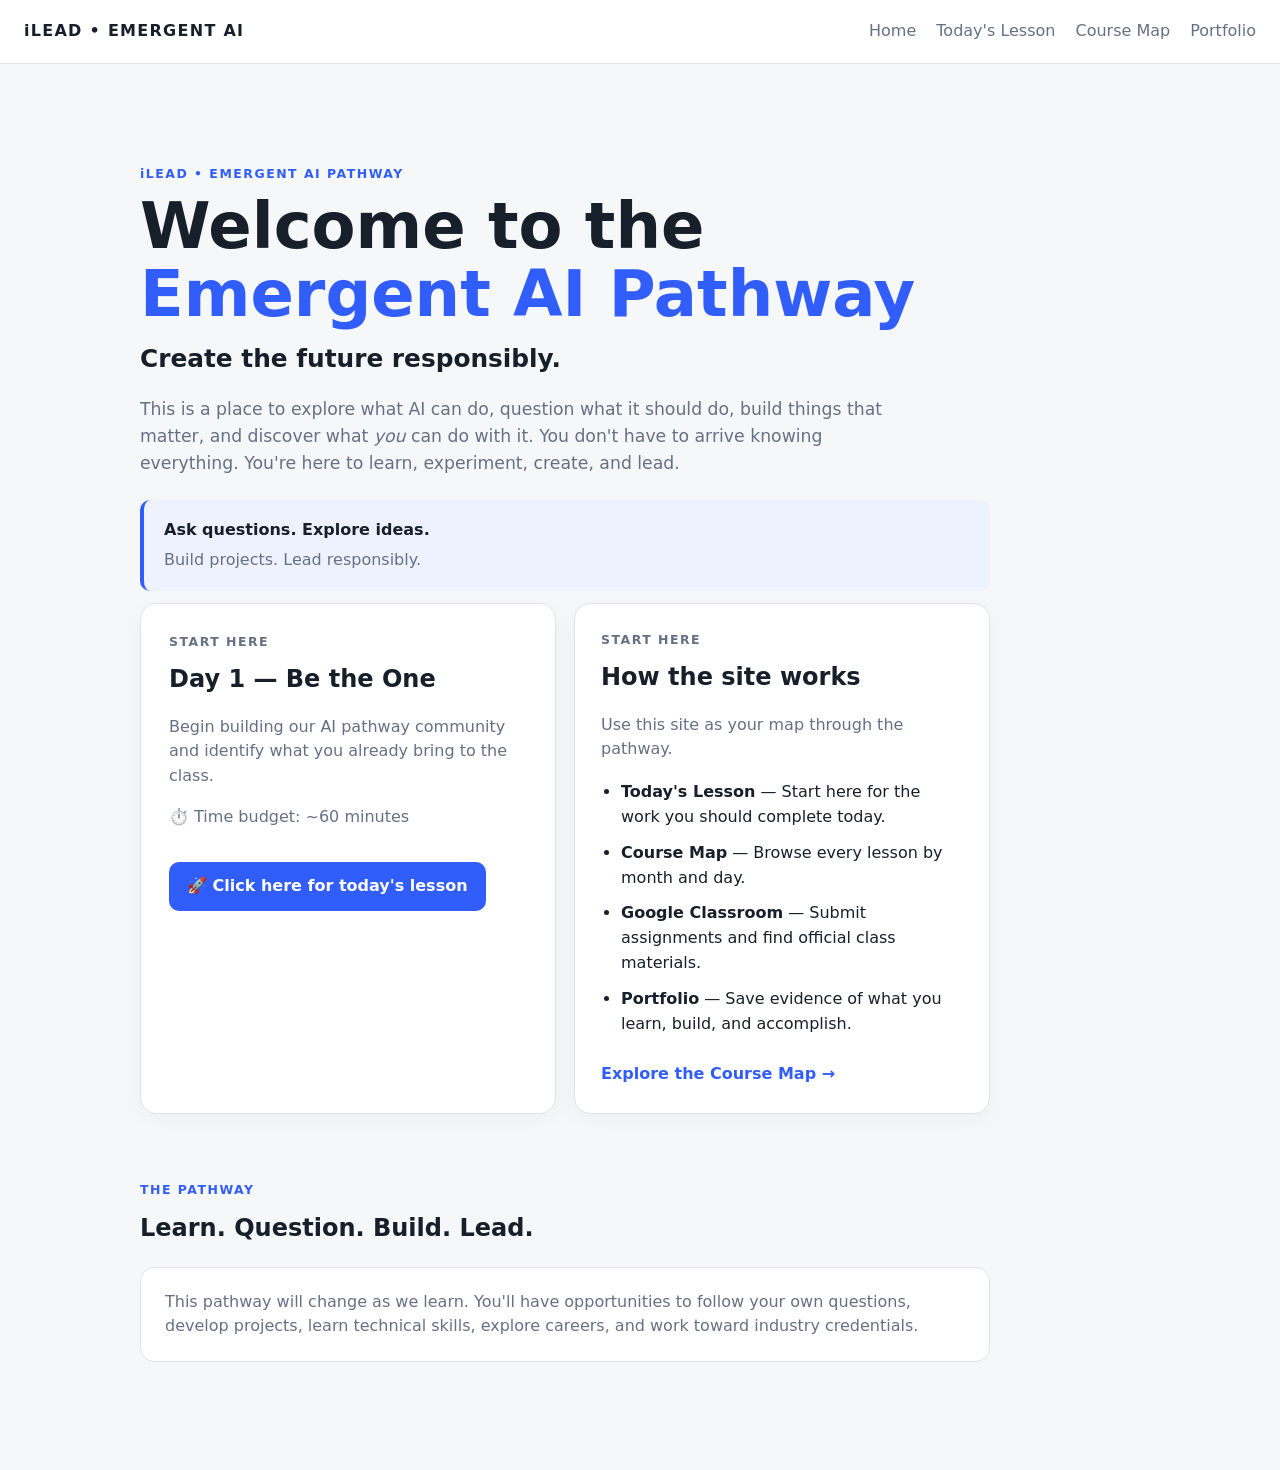
<file: index.html>
<!doctype html>
<html lang="en">
<head>
<meta charset="utf-8"><meta name="viewport" content="width=device-width, initial-scale=1">
<title>Emergent AI Pathway | iLEAD</title><link rel="stylesheet" href="styles.css">
</head>
<body>
<header class="site-header"><a class="brand" href="index.html">iLEAD • EMERGENT AI</a>
  <nav>
    <a href="index.html">Home</a>
    <a href="today.html">Today's Lesson</a>
    <a href="course-map.html">Course Map</a>
    <a href="portfolio.html">Portfolio</a>
</nav>
</header>
<main class="container">
<section class="welcome">
<p class="eyebrow">iLEAD • EMERGENT AI PATHWAY</p>
<h1>Welcome to the<br><span>Emergent AI Pathway</span></h1>
<p class="welcome-subtitle">Create the future responsibly.</p>
<p class="welcome-text">This is a place to explore what AI can do, question what it should do, build things that matter, and discover what <em>you</em> can do with it. You don't have to arrive knowing everything. You're here to learn, experiment, create, and lead.</p>
<div class="theme-note">

    <strong>
        Ask questions. Explore ideas.
    </strong>

    <span>
        Build projects. Lead responsibly.
    </span>

</div>
<section class="home-grid">
<div id="today-card" class="home-card today-card"></div>
<div class="home-card"><p class="eyebrow">START HERE</p><h2>How the site works</h2><p>Use this site as your map through the pathway.</p><ul class="site-guide"><li><strong>Today's Lesson</strong> — Start here for the work you should complete today.</li><li><strong>Course Map</strong> — Browse every lesson by month and day.</li><li><strong>Google Classroom</strong> — Submit assignments and find official class materials.</li><li><strong>Portfolio</strong> — Save evidence of what you learn, build, and accomplish.</li></ul><a class="text-link" href="course-map.html">Explore the Course Map →</a></div>
</section>
<section class="section"><p class="eyebrow">THE PATHWAY</p><h2>Learn. Question. Build. Lead.</h2><div class="pathway-note"><p>This pathway will change as we learn. You'll have opportunities to follow your own questions, develop projects, learn technical skills, explore careers, and work toward industry credentials.</p></div></section>
</main><script src="app.js"></script>
</body></html>
</file>
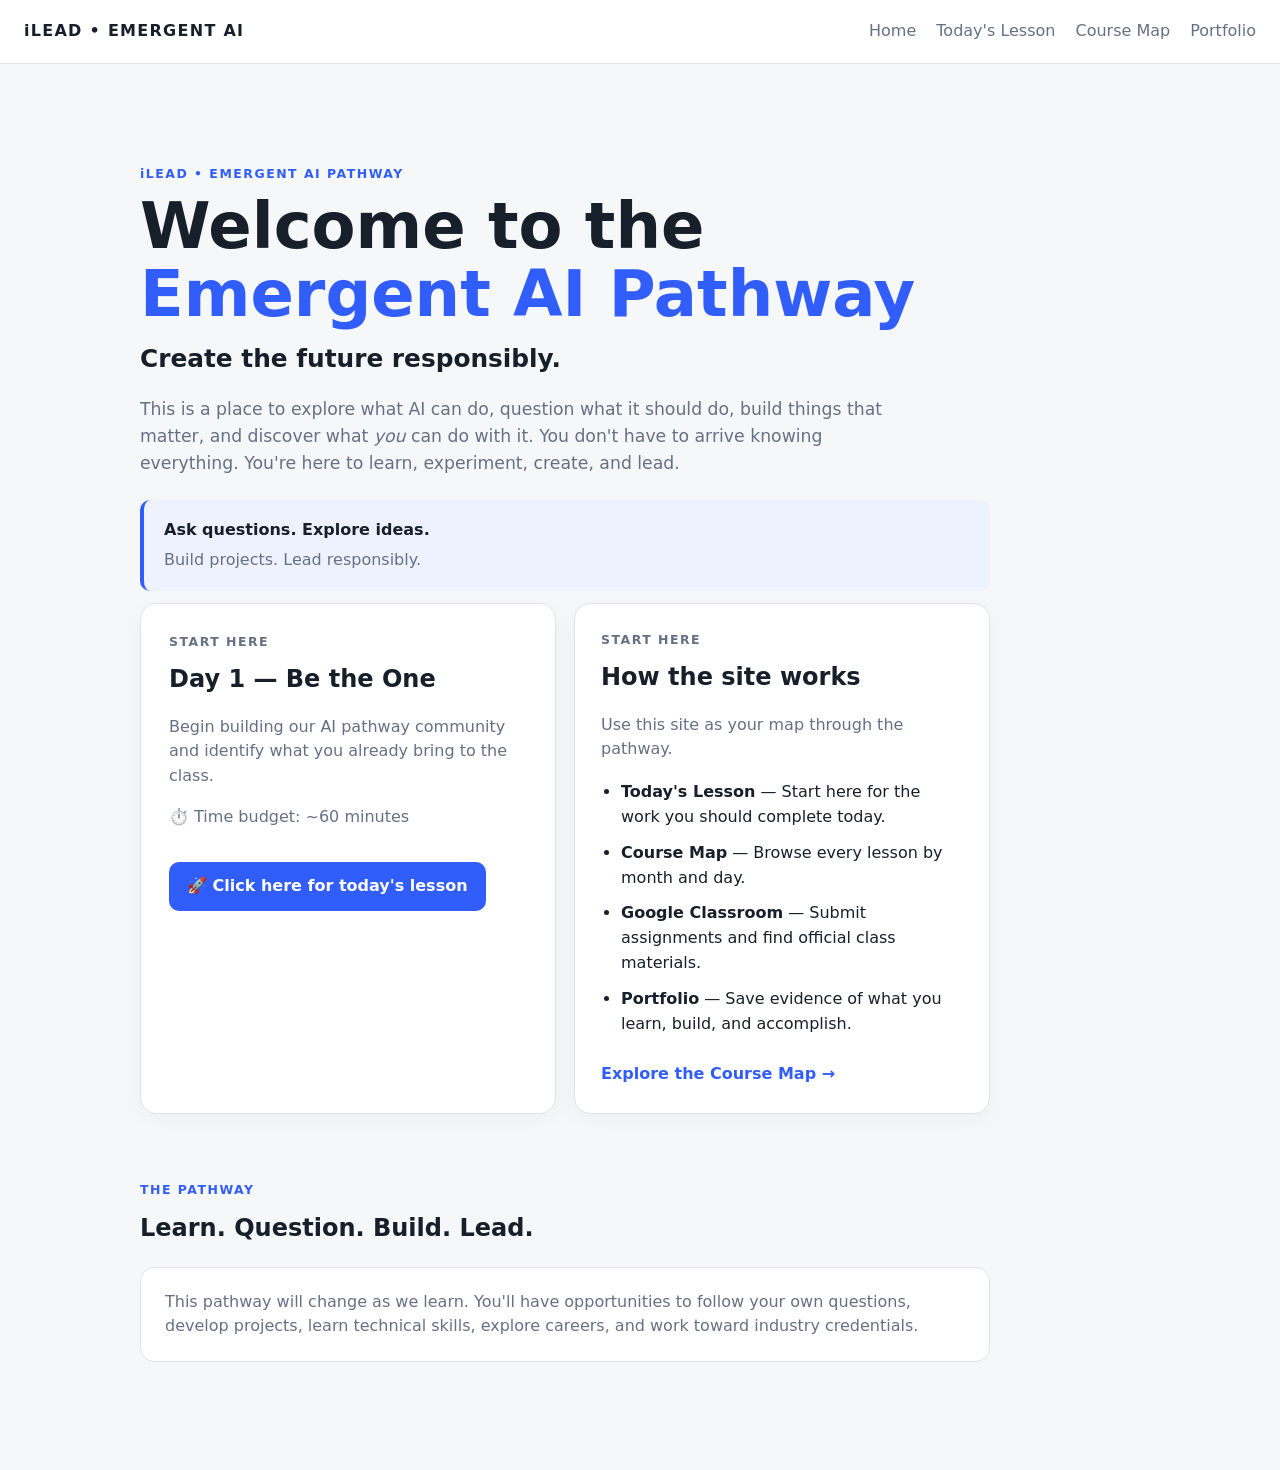
<file: BackUps/BU_08_17/index.html>
<!doctype html>
<html lang="en">
<head>
<meta charset="utf-8"><meta name="viewport" content="width=device-width, initial-scale=1">
<title>Emergent AI Pathway | iLEAD</title><link rel="stylesheet" href="styles.css">
</head>
<body>
<header class="site-header"><a class="brand" href="index.html">iLEAD • EMERGENT AI</a>
  <nav>
    <a href="index.html">Home</a>
    <a href="today.html">Today's Lesson</a>
    <a href="course-map.html">Course Map</a>
    <a href="portfolio.html">Portfolio</a>
  </nav>
</header>
<main class="container">
<section class="welcome">
<p class="eyebrow">iLEAD • EMERGENT AI PATHWAY</p>
<h1>Welcome to the<br><span>Emergent AI Pathway</span></h1>
<p class="welcome-subtitle">Create the future responsibly.</p>
<p class="welcome-text">This is a place to explore what AI can do, question what it should do, build things that matter, and discover what <em>you</em> can do with it. You don't have to arrive knowing everything. You're here to learn, experiment, create, and lead.</p>
<div class="theme-note">

    <strong>
        Ask questions. Explore ideas.
    </strong>

    <span>
        Build projects. Lead responsibly.
    </span>

</div>
<section class="home-grid">
<div id="today-card" class="home-card today-card"></div>
<div class="home-card"><p class="eyebrow">START HERE</p><h2>How the site works</h2><p>Use this site as your map through the pathway.</p><ul class="site-guide"><li><strong>Today's Lesson</strong> — Start here for the work you should complete today.</li><li><strong>Course Map</strong> — Browse every lesson by month and day.</li><li><strong>Google Classroom</strong> — Submit assignments and find official class materials.</li><li><strong>Portfolio</strong> — Save evidence of what you learn, build, and accomplish.</li></ul><a class="text-link" href="course-map.html">Explore the Course Map →</a></div>
</section>
<section class="section"><p class="eyebrow">THE PATHWAY</p><h2>Learn. Question. Build. Lead.</h2><div class="pathway-note"><p>This pathway will change as we learn. You'll have opportunities to follow your own questions, develop projects, learn technical skills, explore careers, and work toward industry credentials.</p></div></section>
</main><script src="app.js"></script>
</body></html>
</file>
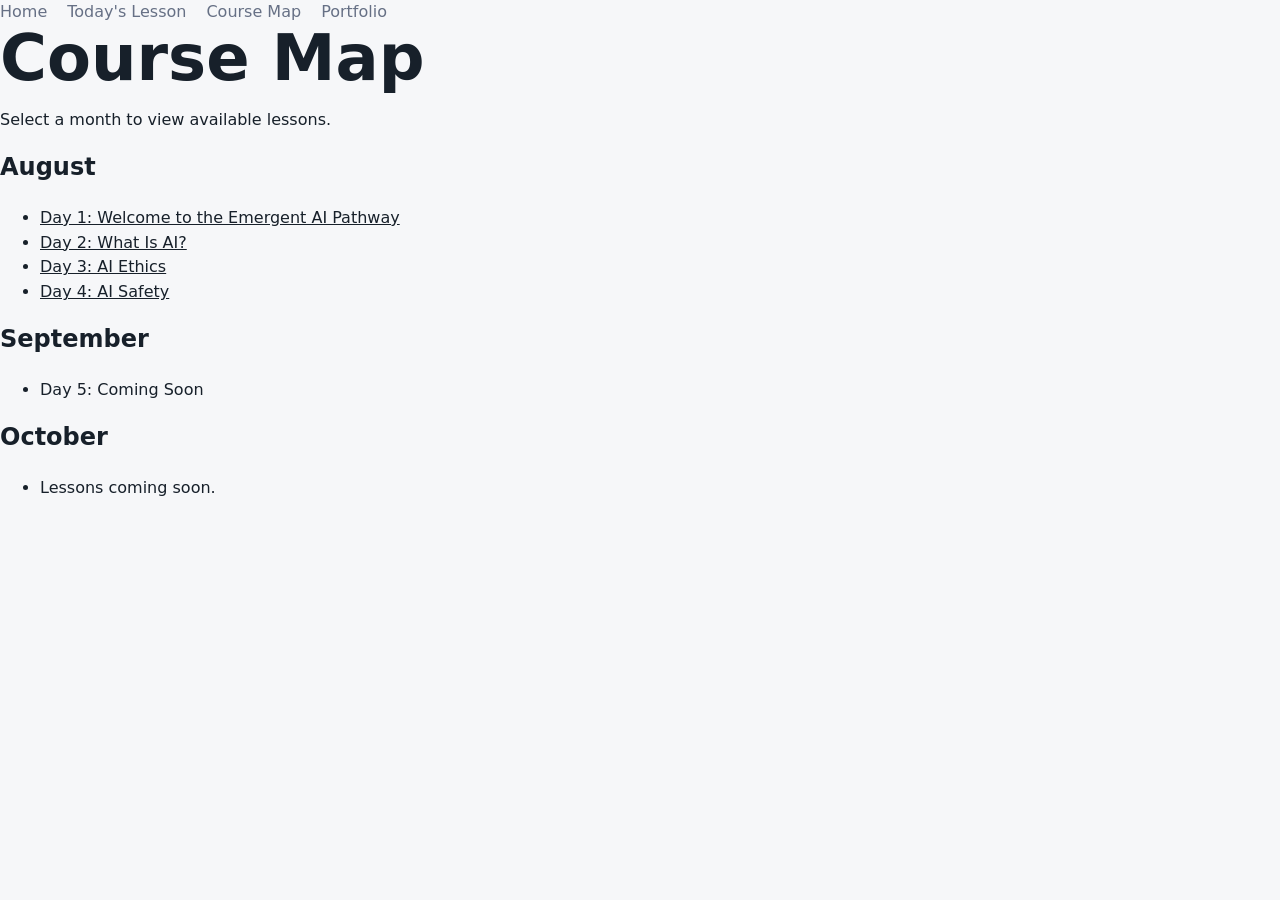
<file: course-map.html>
<!DOCTYPE html>
<html lang="en">

<head>

    <meta charset="UTF-8">

    <meta name="viewport"
          content="width=device-width, initial-scale=1.0">

    <title>Course Map</title>

    <link rel="stylesheet"
          href="styles.css">

</head>

<body>

    <nav>

        <a href="index.html">Home</a>

        <a href="today.html">Today's Lesson</a>

        <a href="course-map.html">Course Map</a>

        <a href="portfolio.html">Portfolio</a>

    </nav>

    <main class="course-map">

        <h1>Course Map</h1>

        <p>
            Select a month to view available lessons.
        </p>

        <section>

            <h2>August</h2>

            <ul>

                <li>
                    <a href="lessons/day-001.html">
                        Day 1: Welcome to the Emergent AI Pathway
                    </a>
                </li>

                <li>
                    <a href="lessons/day-002.html">
                        Day 2: What Is AI?
                    </a>
                </li>

                <li>
                    <a href="lessons/day-003.html">
                        Day 3: AI Ethics
                    </a>
                </li>

                <li>
                    <a href="lessons/day-004.html">
                        Day 4: AI Safety
                    </a>
                </li>

            </ul>

        </section>

        <section>

            <h2>September</h2>

            <ul>

                <li>
                    Day 5: Coming Soon
                </li>

            </ul>

        </section>

        <section>

            <h2>October</h2>

            <ul>

                <li>
                    Lessons coming soon.
                </li>

            </ul>

        </section>

    </main>

</body>

</html>
</file>
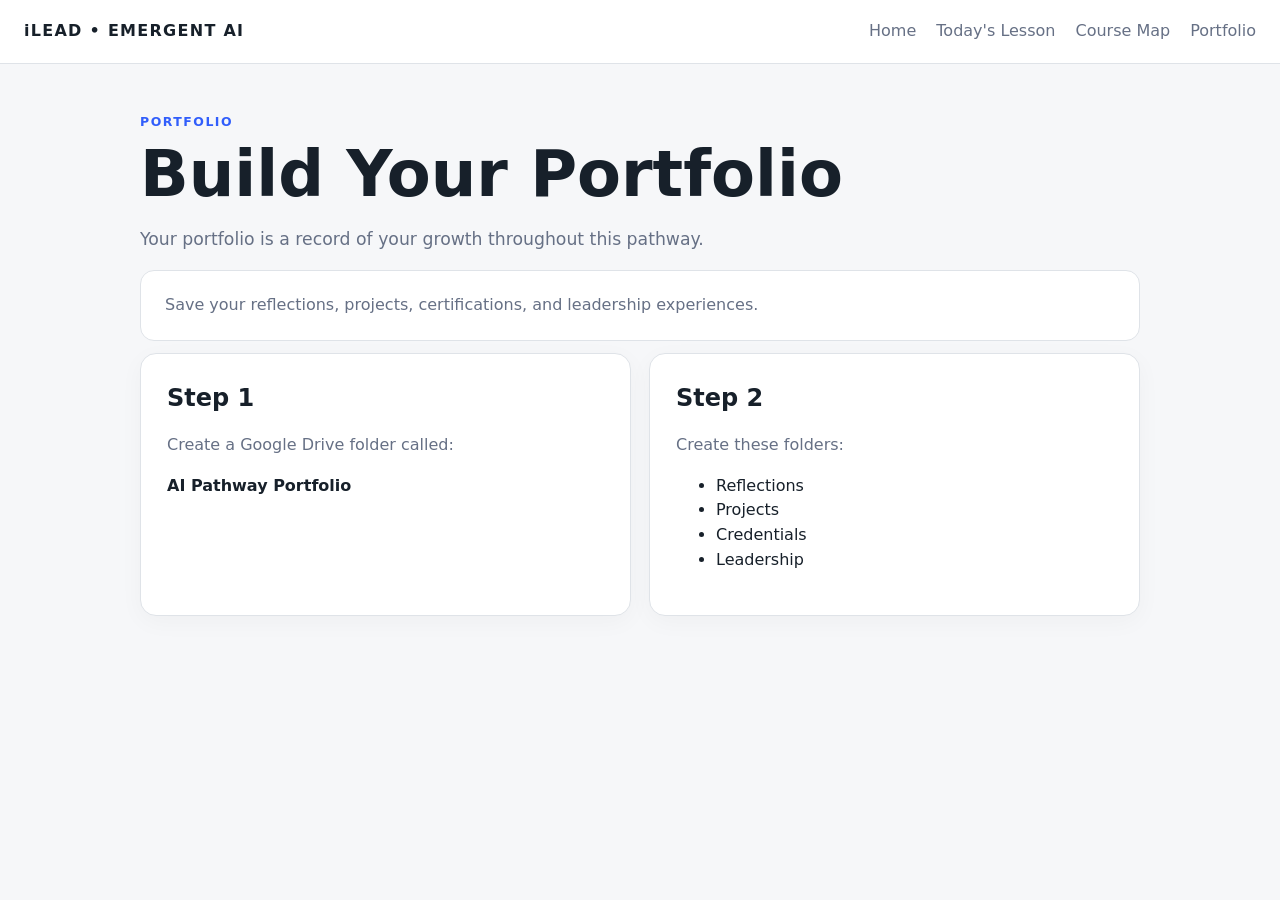
<file: portfolio.html>
<!doctype html>

<html lang="en">

<head>

    <meta charset="utf-8">

    <meta name="viewport"
          content="width=device-width, initial-scale=1">

    <title>Portfolio | Emergent AI Pathway</title>

    <link rel="stylesheet"
          href="styles.css">

</head>

<body>

<header class="site-header">

    <a class="brand"
       href="index.html">

        iLEAD • EMERGENT AI

    </a>

    <nav>

        <a href="index.html">Home</a>

        <a href="today.html">Today's Lesson</a>

        <a href="course-map.html">Course Map</a>

        <a href="portfolio.html">Portfolio</a>

    </nav>

</header>

<main class="container">

    <p class="eyebrow">

        PORTFOLIO

    </p>

    <h1>

        Build Your Portfolio

    </h1>

    <p class="welcome-text">

        Your portfolio is a record of your growth
        throughout this pathway.

    </p>

    <div class="pathway-note">

        <p>

            Save your reflections, projects,
            certifications, and leadership experiences.

        </p>

    </div>

    <div class="home-grid">

        <div class="home-card">

            <h2>

                Step 1

            </h2>

            <p>

                Create a Google Drive folder called:

            </p>

            <strong>

                AI Pathway Portfolio

            </strong>

        </div>

        <div class="home-card">

            <h2>

                Step 2

            </h2>

            <p>

                Create these folders:

            </p>

            <ul>

                <li>Reflections</li>

                <li>Projects</li>

                <li>Credentials</li>

                <li>Leadership</li>

            </ul>

        </div>

    </div>

</main>

</body>

</html>
</file>
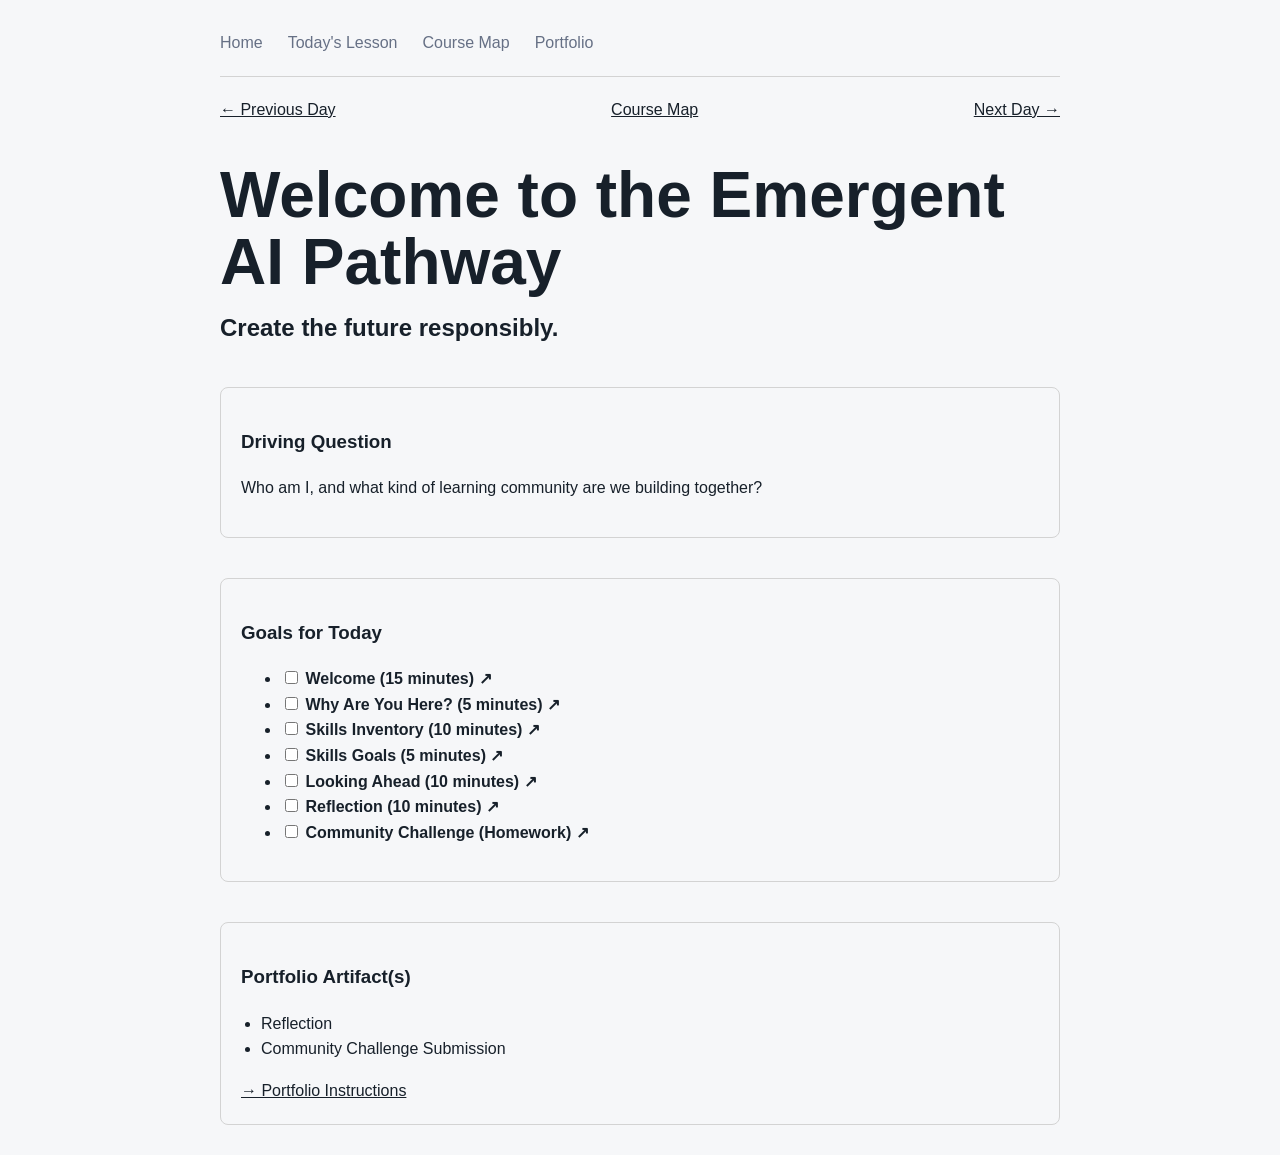
<file: lessons/day-001.html>
<!DOCTYPE html>
<html lang="en">

<head>
    <meta charset="UTF-8">
    <meta name="viewport" content="width=device-width, initial-scale=1.0">
    <title>Day 1 | Emergent AI</title>

    <link rel="stylesheet" href="../styles.css">
    <link rel="stylesheet" href="../lesson-styles.css">
</head>

<body>

    <nav>
        <a href="../index.html">Home</a>
        <a href="../today.html">Today's Lesson</a>
        <a href="../course-map.html">Course Map</a>
        <a href="../portfolio.html">Portfolio</a>
    </nav>

    <main class="lesson-container">

        <div class="lesson-navigation">

            <a href="#">← Previous Day</a>

            <a href="../course-map.html">Course Map</a>

            <a href="#">Next Day →</a>

        </div>

        <section class="lesson-header">

            <h1>Welcome to the Emergent AI Pathway</h1>

            <h2>Create the future responsibly.</h2>

        </section>

        <section class="driving-question">

            <h3>Driving Question</h3>

            <p>
                Who am I, and what kind of learning community are we building together?
            </p>

        </section>

        <section class="goals">

            <h3>Goals for Today</h3>

            <ul class="goal-list">
        
                <li>
                    <label>
                        <input type="checkbox">
        
                        <a href="WELCOME_LINK_HERE"
                           target="_blank"
                           rel="noopener noreferrer">
        
                            Welcome (15 minutes)
        
                        </a>
                    </label>
                </li>
        
                <li>
                    <label>
                        <input type="checkbox">
        
                        <a href="https://classroom.google.com/c/ODcyMzA1NDI3NDIx/sa/ODc0ODYxNTE0NzAw/details"
                           target="_blank"
                           rel="noopener noreferrer">
        
                            Why Are You Here? (5 minutes)
        
                        </a>
                    </label>
                </li>
        
                <li>
                    <label>
                        <input type="checkbox">
        
                        <a href="https://classroom.google.com/c/ODcyMzA1NDI3NDIx/sa/ODc0ODY5NzA0MTI3/details"
                           target="_blank"
                           rel="noopener noreferrer">
        
                            Skills Inventory (10 minutes)
        
                        </a>
                    </label>
                </li>
        
                <li>
                    <label>
                        <input type="checkbox">
        
                        <a href="https://classroom.google.com/c/ODcyMzA1NDI3NDIx/sa/ODc0ODk2MzIyNjY3/details"
                           target="_blank"
                           rel="noopener noreferrer">
        
                            Skills Goals (5 minutes)
        
                        </a>
                    </label>
                </li>
        
                <li>
                    <label>
                        <input type="checkbox">
        
                        <a href="https://classroom.google.com/c/ODcyMzA1NDI3NDIx/m/ODc0OTExMDE4MDIw/details"
                           target="_blank"
                           rel="noopener noreferrer">
        
                            Looking Ahead (10 minutes)
        
                        </a>
                    </label>
                </li>
        
                <li>
                    <label>
                        <input type="checkbox">
        
                        <a href="https://classroom.google.com/c/ODcyMzA1NDI3NDIx/sa/ODc0OTI3NDkzNjcy/details"
                           target="_blank"
                           rel="noopener noreferrer">
        
                            Reflection (10 minutes)
        
                        </a>
                    </label>
                </li>
        
                <li>
                    <label>
                        <input type="checkbox">
        
                        <a href="https://classroom.google.com/c/ODcyMzA1NDI3NDIx/a/ODU1OTEyMzkzMjA2/details"
                           target="_blank"
                           rel="noopener noreferrer">
        
                            Community Challenge (Homework)
        
                        </a>
                    </label>
                </li>
        
            </ul>


        </section>

        <section class="artifacts">

            <h3>Portfolio Artifact(s)</h3>

            <ul>

                <li>Reflection</li>

                <li>Community Challenge Submission</li>

            </ul>

            <a href="../portfolio.html">
                → Portfolio Instructions
            </a>

        </section>

    </main>

    <script src="../checklist.js"></script>

</body>

</html>
</file>
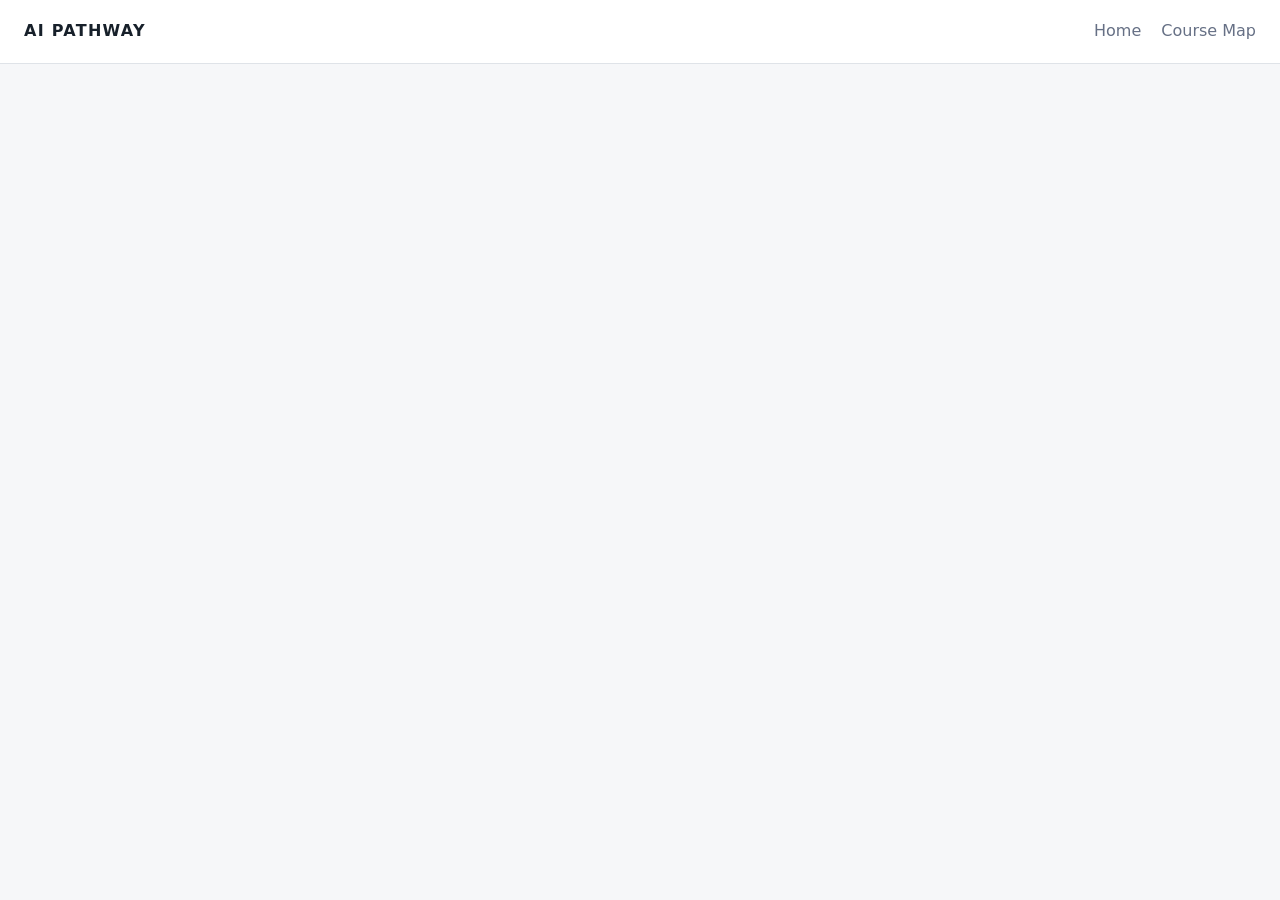
<file: lessons/day-002.html>
<!doctype html>
<html lang="en">
<head>
  <meta charset="utf-8">
  <meta name="viewport" content="width=device-width, initial-scale=1">
  <title>Lesson | AI Pathway</title>
  <link rel="stylesheet" href="../styles.css">
</head>
<body>
<header class="site-header">
  <a class="brand" href="../index.html">AI PATHWAY</a>
  <nav><a href="../index.html">Home</a><a href="../course-map.html">Course Map</a></nav>
</header>
<main class="container lesson">
  <div id="lesson"></div>
</main>
<script src="../app.js"></script>
</body>
</html>
</file>
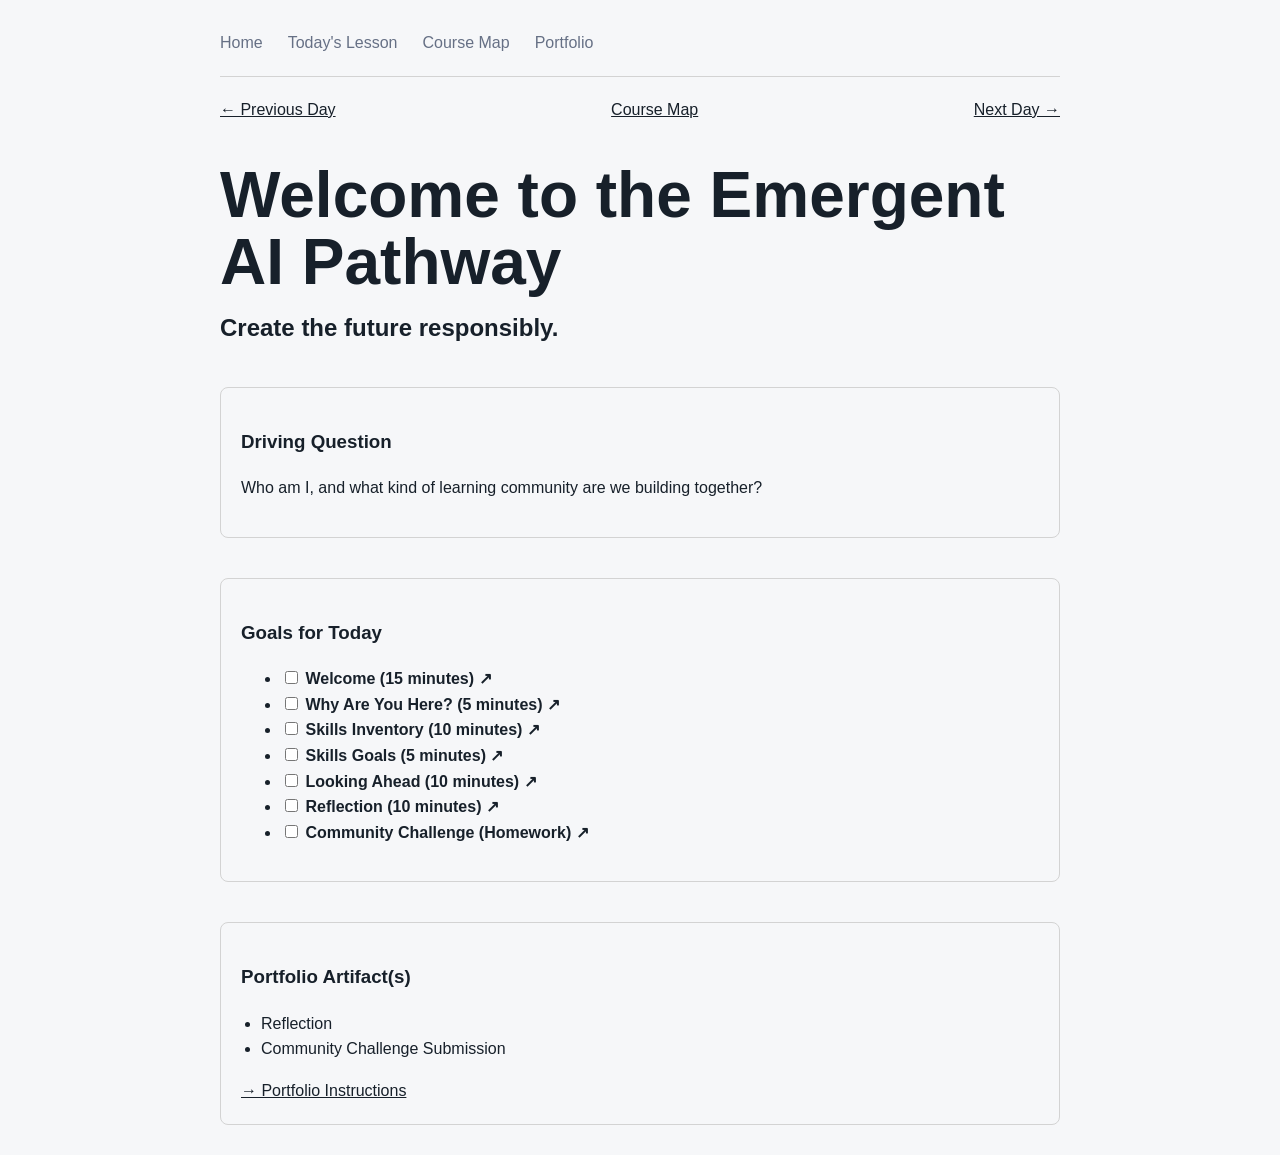
<file: lessons/lesson-template.html>
<!DOCTYPE html>
<html lang="en">

<head>
    <meta charset="UTF-8">
    <meta name="viewport" content="width=device-width, initial-scale=1.0">
    <title>Day 1 | Emergent AI</title>

    <link rel="stylesheet" href="../styles.css">
    <link rel="stylesheet" href="../lesson-styles.css">
</head>

<body>

    <nav>
        <a href="../index.html">Home</a>
        <a href="../today.html">Today's Lesson</a>
        <a href="../course-map.html">Course Map</a>
        <a href="../portfolio.html">Portfolio</a>
    </nav>

    <main class="lesson-container">

        <div class="lesson-navigation">

            <a href="#">← Previous Day</a>

            <a href="../course-map.html">Course Map</a>

            <a href="#">Next Day →</a>

        </div>

        <section class="lesson-header">

            <h1>Welcome to the Emergent AI Pathway</h1>

            <h2>Create the future responsibly.</h2>

        </section>

        <section class="driving-question">

            <h3>Driving Question</h3>

            <p>
                Who am I, and what kind of learning community are we building together?
            </p>

        </section>

        <section class="goals">

            <h3>Goals for Today</h3>

            <ul class="goal-list">
        
                <li>
                    <label>
                        <input type="checkbox">
        
                        <a href="WELCOME_LINK_HERE"
                           target="_blank"
                           rel="noopener noreferrer">
        
                            Welcome (15 minutes)
        
                        </a>
                    </label>
                </li>
        
                <li>
                    <label>
                        <input type="checkbox">
        
                        <a href="https://classroom.google.com/c/ODcyMzA1NDI3NDIx/sa/ODc0ODYxNTE0NzAw/details"
                           target="_blank"
                           rel="noopener noreferrer">
        
                            Why Are You Here? (5 minutes)
        
                        </a>
                    </label>
                </li>
        
                <li>
                    <label>
                        <input type="checkbox">
        
                        <a href="GCQ2_LINK_HERE"
                           target="_blank"
                           rel="noopener noreferrer">
        
                            Skills Inventory (10 minutes)
        
                        </a>
                    </label>
                </li>
        
                <li>
                    <label>
                        <input type="checkbox">
        
                        <a href="GCQ3_LINK_HERE"
                           target="_blank"
                           rel="noopener noreferrer">
        
                            Skills Goals (5 minutes)
        
                        </a>
                    </label>
                </li>
        
                <li>
                    <label>
                        <input type="checkbox">
        
                        <a href="LOOKING_AHEAD_LINK_HERE"
                           target="_blank"
                           rel="noopener noreferrer">
        
                            Looking Ahead (10 minutes)
        
                        </a>
                    </label>
                </li>
        
                <li>
                    <label>
                        <input type="checkbox">
        
                        <a href="REFLECTION_LINK_HERE"
                           target="_blank"
                           rel="noopener noreferrer">
        
                            Reflection (10 minutes)
        
                        </a>
                    </label>
                </li>
        
                <li>
                    <label>
                        <input type="checkbox">
        
                        <a href="COMMUNITY_CHALLENGE_LINK_HERE"
                           target="_blank"
                           rel="noopener noreferrer">
        
                            Community Challenge (Homework)
        
                        </a>
                    </label>
                </li>
        
            </ul>


        </section>

        <section class="artifacts">

            <h3>Portfolio Artifact(s)</h3>

            <ul>

                <li>Reflection</li>

                <li>Community Challenge Submission</li>

            </ul>

            <a href="../portfolio.html">
                → Portfolio Instructions
            </a>

        </section>

    </main>

    <script src="../checklist.js"></script>

</body>

</html>
</file>
<file: styles.css>
*{box-sizing:border-box}:root{--bg:#f6f7f9;--surface:#fff;--text:#17202a;--muted:#667085;--line:#dfe3e8;--accent:#315efb;--accent-soft:#eef2ff;--max:1000px}body{margin:0;font-family:Inter,ui-sans-serif,system-ui,-apple-system,BlinkMacSystemFont,"Segoe UI",sans-serif;background:var(--bg);color:var(--text);line-height:1.55}a{color:inherit}.site-header{height:64px;display:flex;align-items:center;justify-content:space-between;padding:0 24px;background:var(--surface);border-bottom:1px solid var(--line);position:sticky;top:0;z-index:10}.brand{font-weight:800;letter-spacing:.08em;text-decoration:none}nav{display:flex;gap:20px}nav a{text-decoration:none;color:var(--muted)}nav a:hover{color:var(--text)}.container{width:min(var(--max),calc(100% - 32px));margin:0 auto;padding:48px 0 72px}.eyebrow{font-size:.78rem;font-weight:800;letter-spacing:.12em;color:var(--accent);margin:0 0 10px}h1{font-size:clamp(2.1rem,5vw,4rem);line-height:1.05;margin:0 0 12px}h2{margin-top:0}.welcome{padding:52px 0 36px;max-width:850px}.welcome h1 span{color:var(--accent)}.welcome-subtitle{font-size:1.55rem;font-weight:750;margin:0 0 18px}.welcome-text{max-width:760px;font-size:1.08rem;color:var(--muted)}.theme-note{margin-top:24px;padding:18px 20px;background:var(--accent-soft);border-left:4px solid var(--accent);border-radius:10px}.theme-note strong,.theme-note span{display:block}.theme-note span{margin-top:5px;color:var(--muted)}.home-grid{display:grid;grid-template-columns:1fr 1fr;gap:18px;margin:12px 0 56px}.home-card{padding:26px;background:var(--surface);border:1px solid var(--line);border-radius:16px;box-shadow:0 6px 24px rgba(0,0,0,.035)}.home-card h2{margin-bottom:8px}.home-card p{color:var(--muted)}.site-guide{margin:18px 0;padding-left:20px}.site-guide li{margin:11px 0}.text-link{display:inline-block;margin-top:8px;color:var(--accent);font-weight:750;text-decoration:none}.text-link:hover{text-decoration:underline}.today-card{padding:28px}.button{display:inline-block;margin-top:16px;padding:12px 18px;border-radius:10px;background:var(--accent);color:#fff;text-decoration:none;font-weight:750}.lesson-meta{color:var(--muted)}.section{padding-top:10px}.pathway-note{padding:22px 24px;background:var(--surface);border:1px solid var(--line);border-radius:14px}.pathway-note p{margin:0;color:var(--muted)}@media(max-width:760px){.home-grid{grid-template-columns:1fr}.welcome{padding-top:32px}.site-header{padding:0 16px}.container{width:min(var(--max),calc(100% - 24px));padding-top:32px}}
</file>
<file: BackUps/BU_08_17/styles.css>
*{box-sizing:border-box}:root{--bg:#f6f7f9;--surface:#fff;--text:#17202a;--muted:#667085;--line:#dfe3e8;--accent:#315efb;--accent-soft:#eef2ff;--max:1000px}body{margin:0;font-family:Inter,ui-sans-serif,system-ui,-apple-system,BlinkMacSystemFont,"Segoe UI",sans-serif;background:var(--bg);color:var(--text);line-height:1.55}a{color:inherit}.site-header{height:64px;display:flex;align-items:center;justify-content:space-between;padding:0 24px;background:var(--surface);border-bottom:1px solid var(--line);position:sticky;top:0;z-index:10}.brand{font-weight:800;letter-spacing:.08em;text-decoration:none}nav{display:flex;gap:20px}nav a{text-decoration:none;color:var(--muted)}nav a:hover{color:var(--text)}.container{width:min(var(--max),calc(100% - 32px));margin:0 auto;padding:48px 0 72px}.eyebrow{font-size:.78rem;font-weight:800;letter-spacing:.12em;color:var(--accent);margin:0 0 10px}h1{font-size:clamp(2.1rem,5vw,4rem);line-height:1.05;margin:0 0 12px}h2{margin-top:0}.welcome{padding:52px 0 36px;max-width:850px}.welcome h1 span{color:var(--accent)}.welcome-subtitle{font-size:1.55rem;font-weight:750;margin:0 0 18px}.welcome-text{max-width:760px;font-size:1.08rem;color:var(--muted)}.theme-note{margin-top:24px;padding:18px 20px;background:var(--accent-soft);border-left:4px solid var(--accent);border-radius:10px}.theme-note strong,.theme-note span{display:block}.theme-note span{margin-top:5px;color:var(--muted)}.home-grid{display:grid;grid-template-columns:1fr 1fr;gap:18px;margin:12px 0 56px}.home-card{padding:26px;background:var(--surface);border:1px solid var(--line);border-radius:16px;box-shadow:0 6px 24px rgba(0,0,0,.035)}.home-card h2{margin-bottom:8px}.home-card p{color:var(--muted)}.site-guide{margin:18px 0;padding-left:20px}.site-guide li{margin:11px 0}.text-link{display:inline-block;margin-top:8px;color:var(--accent);font-weight:750;text-decoration:none}.text-link:hover{text-decoration:underline}.today-card{padding:28px}.button{display:inline-block;margin-top:16px;padding:12px 18px;border-radius:10px;background:var(--accent);color:#fff;text-decoration:none;font-weight:750}.lesson-meta{color:var(--muted)}.section{padding-top:10px}.pathway-note{padding:22px 24px;background:var(--surface);border:1px solid var(--line);border-radius:14px}.pathway-note p{margin:0;color:var(--muted)}@media(max-width:760px){.home-grid{grid-template-columns:1fr}.welcome{padding-top:32px}.site-header{padding:0 16px}.container{width:min(var(--max),calc(100% - 24px));padding-top:32px}}
</file>
<file: lesson-styles.css>
body {
    max-width: 900px;
    margin: auto;
    padding: 30px;
    line-height: 1.6;
    font-family: Arial, sans-serif;
}

nav {
    display: flex;
    gap: 25px;
    padding-bottom: 20px;
    border-bottom: 1px solid lightgray;
}

.lesson-navigation {
    display: flex;
    justify-content: space-between;
    margin-top: 20px;
}

.lesson-header {
    margin-top: 40px;
}

.driving-question,
.goals,
.artifacts {
    margin-top: 40px;
    padding: 20px;
    border: 1px solid lightgray;
    border-radius: 8px;
}

.checklist {
    list-style: none;
    padding-left: 0;
}

.checklist li {
    display: flex;
    align-items: center;
    gap: 10px;
    margin-bottom: 15px;
}

.checklist a {
    text-decoration: none;
}

.artifacts ul {
    padding-left: 20px;
}



.goal-list a {
    text-decoration: none;
    color: var(--text);
    font-weight: 600;
    transition: color 0.2s ease;
}

.goal-list a:hover {
    color: var(--accent);
    text-decoration: underline;
}

.goal-list a::after {
    content: " ↗";
}
</file>
